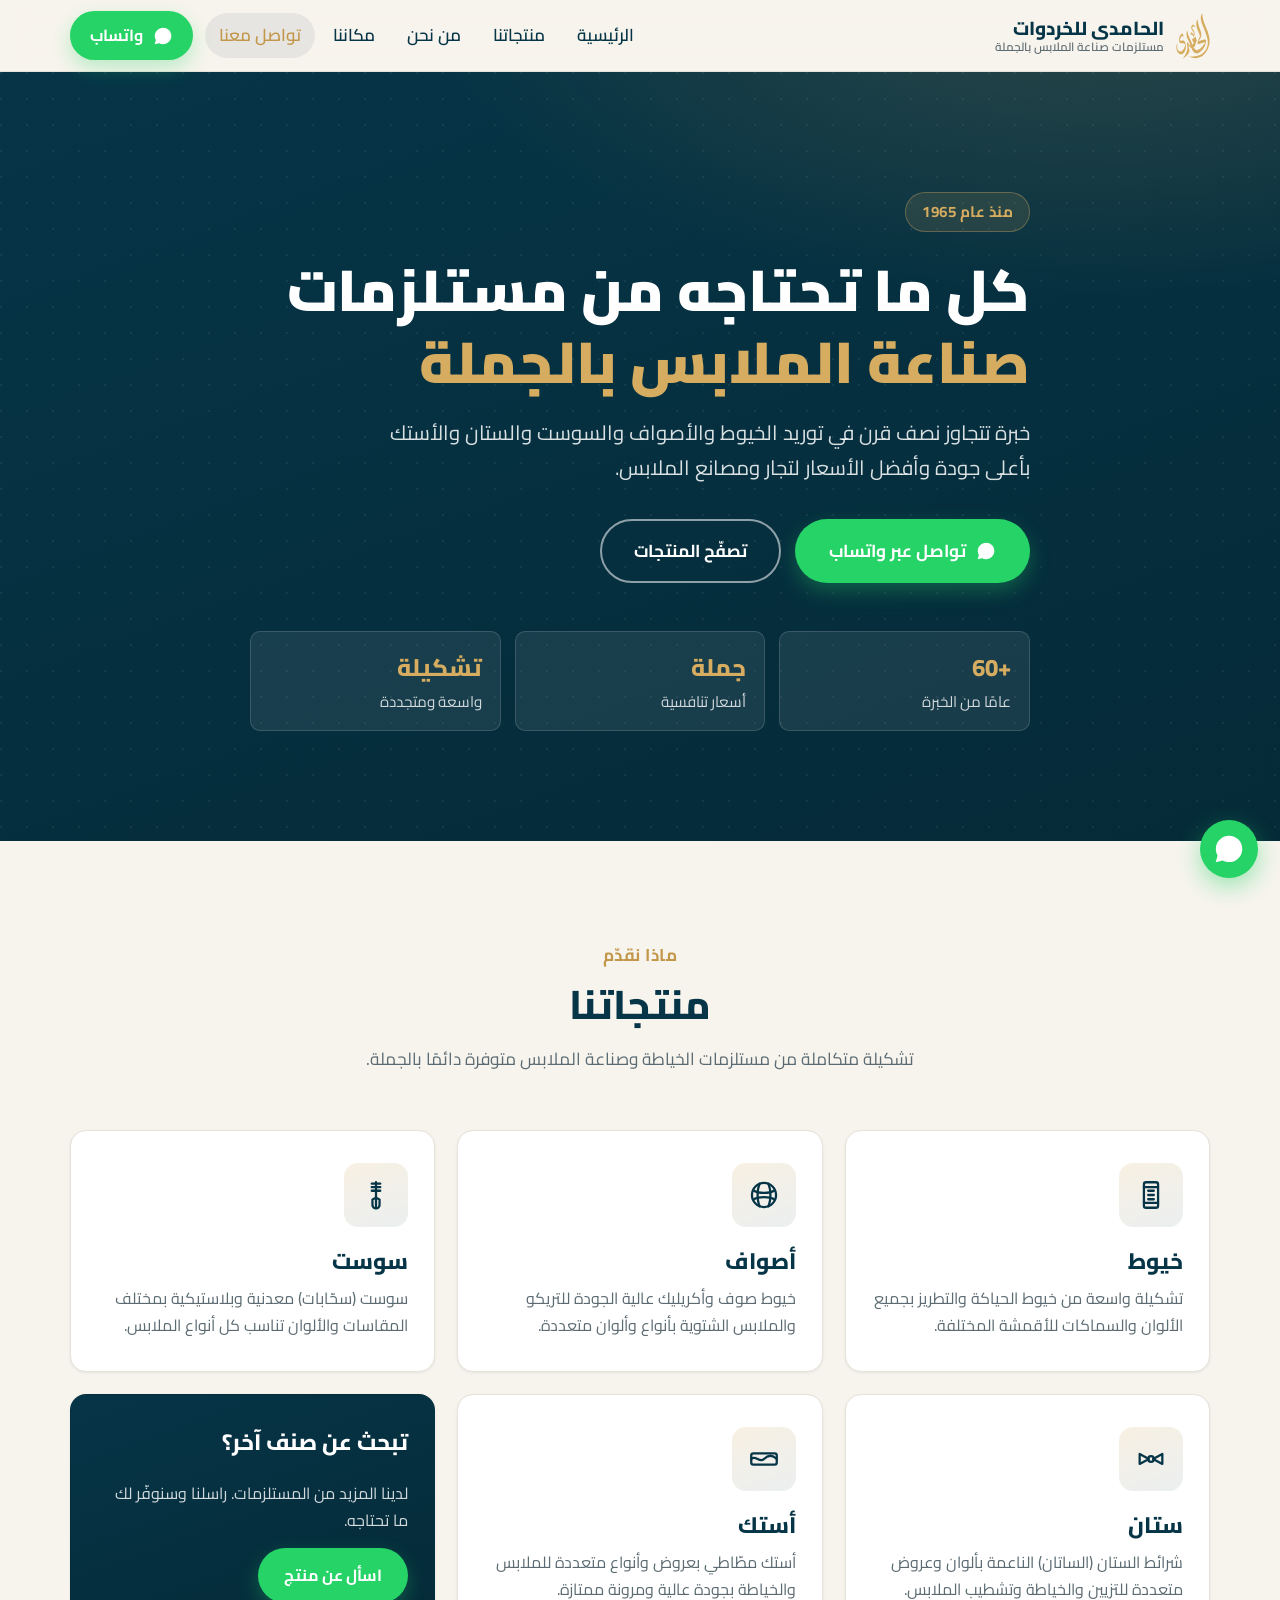
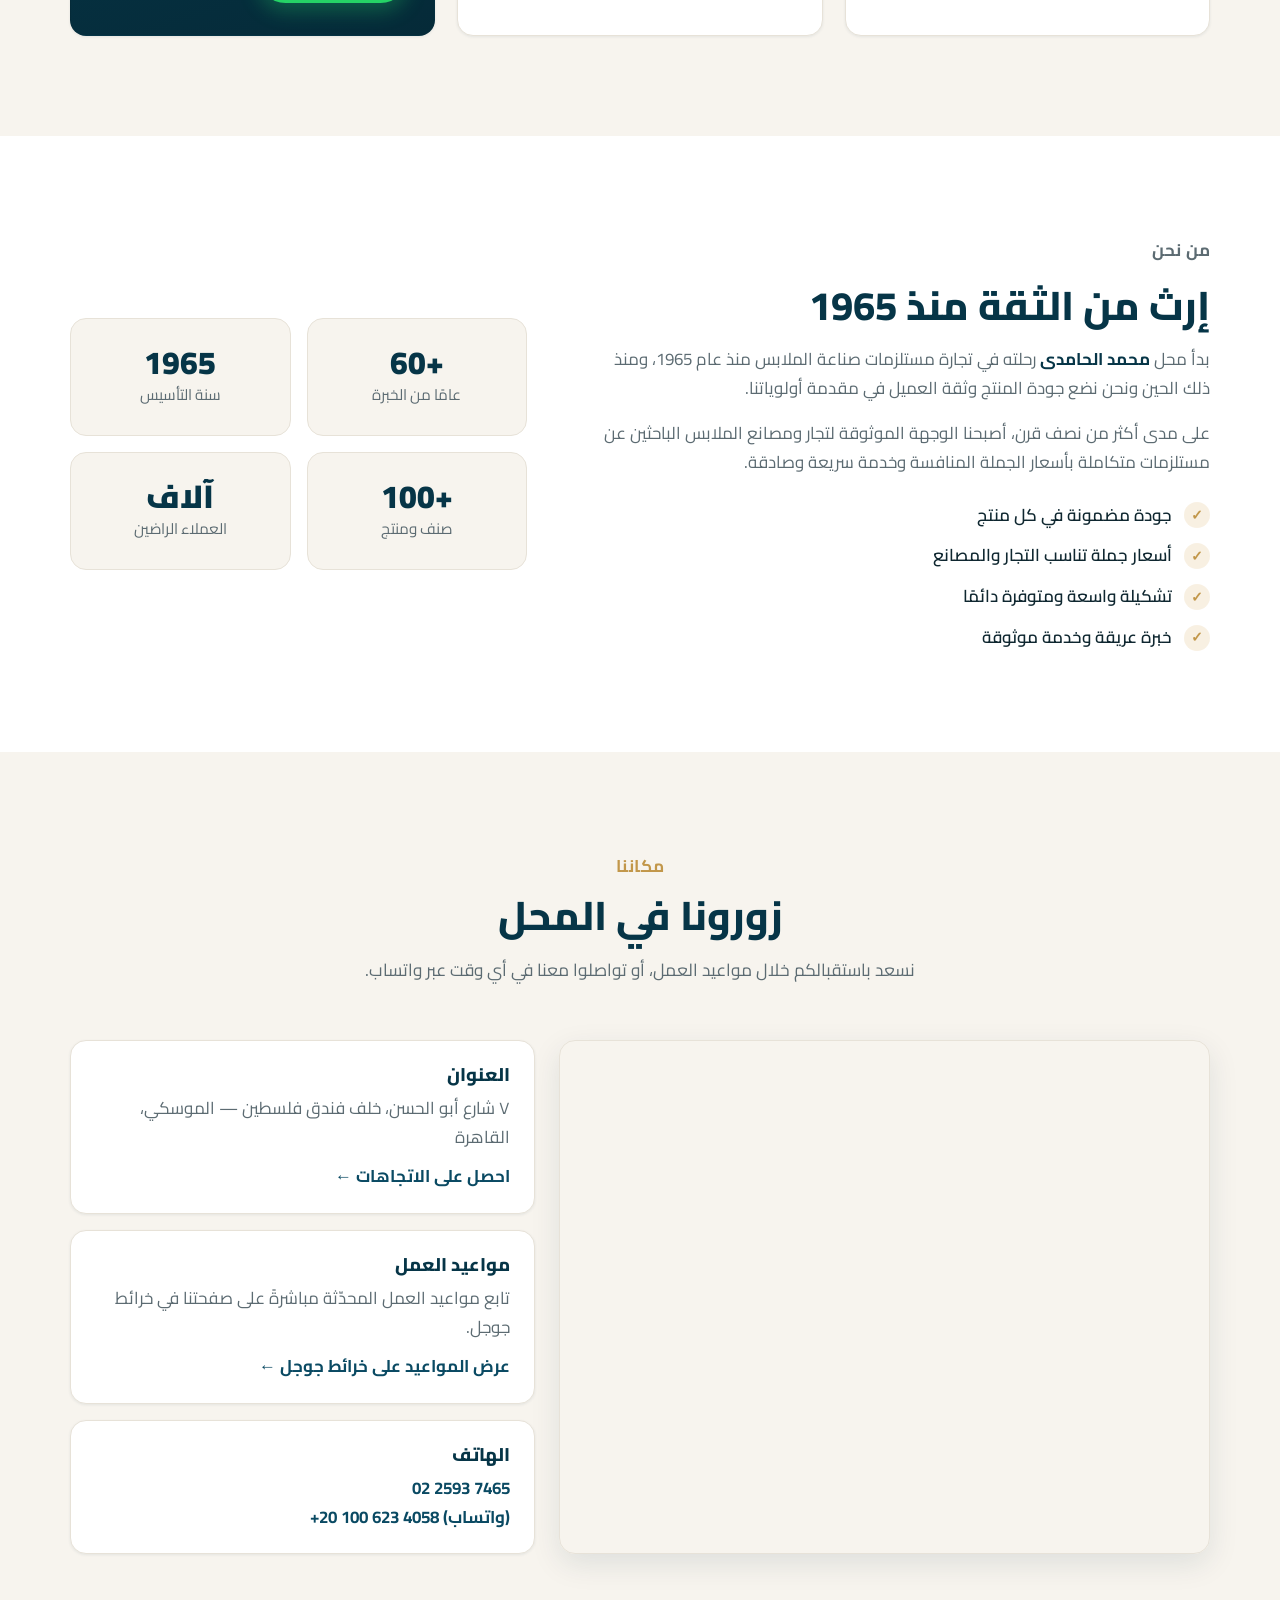
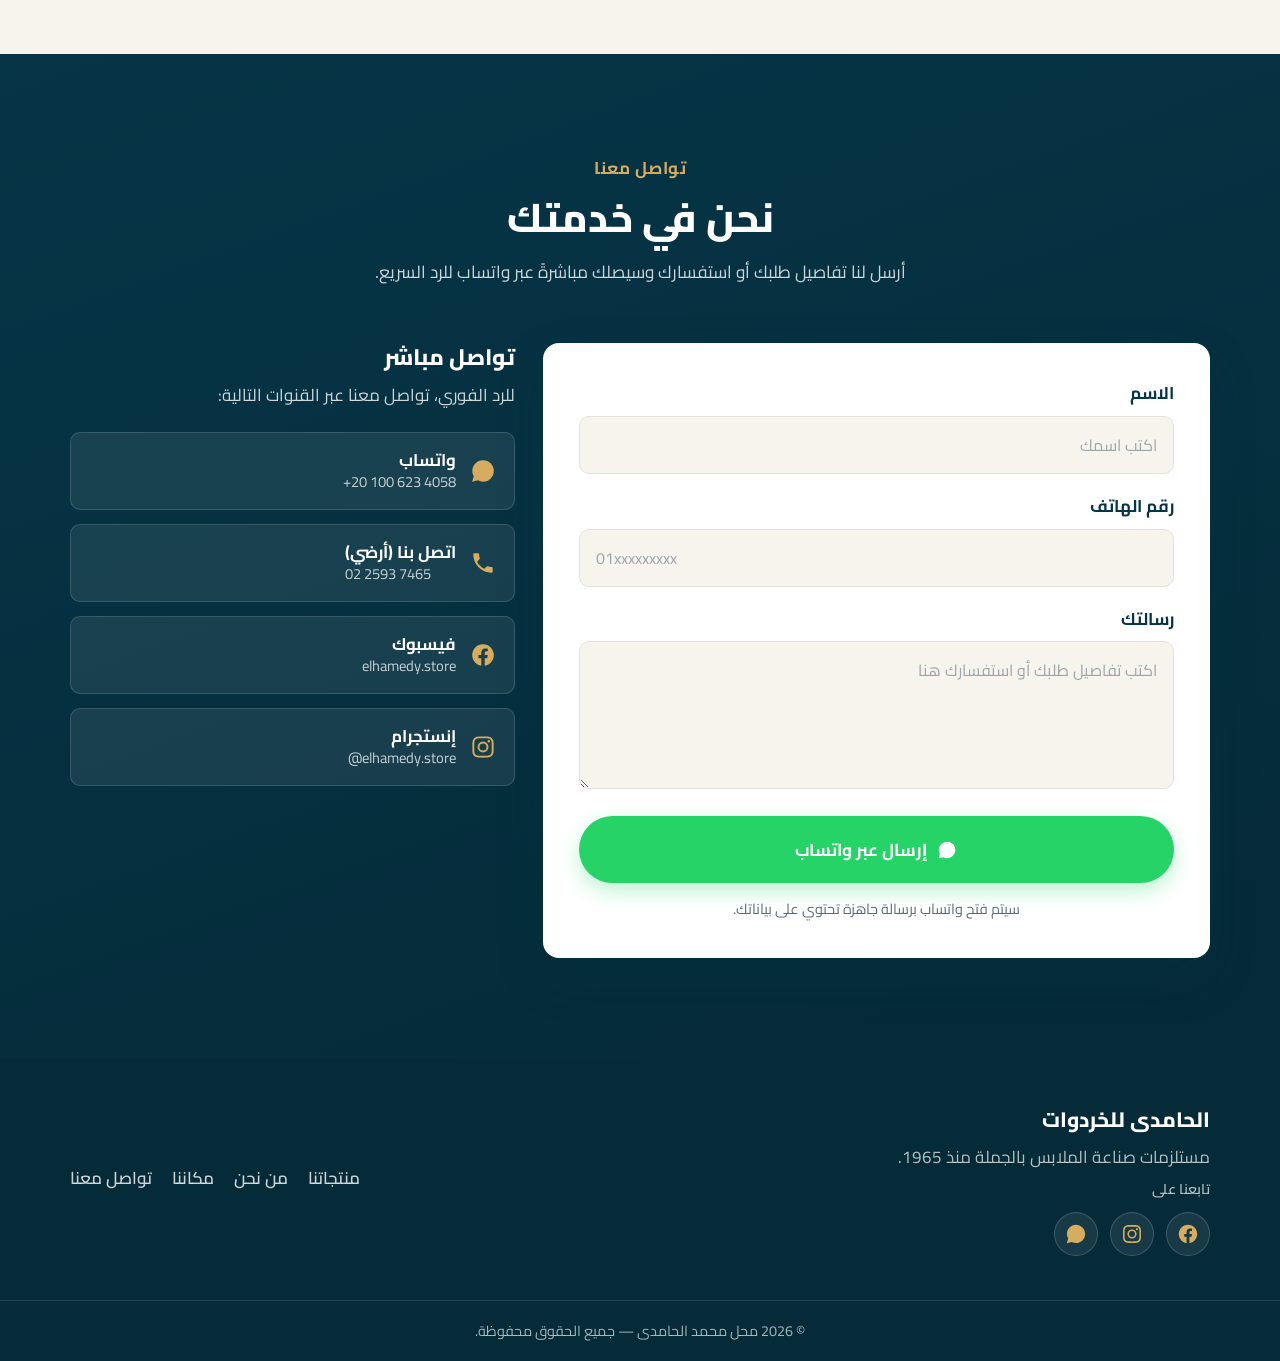
<file: index.html>
<!DOCTYPE html>
<html lang="ar" dir="rtl">

<head>
    <meta charset="UTF-8">
    <meta name="viewport" content="width=device-width, initial-scale=1.0">
    <meta name="robots" content="index, follow">
    <title>الحامدى للخردوات | مستلزمات صناعة الملابس بالجملة منذ 1965</title>
    <meta name="description"
        content="محل محمد الحامدى لتجارة مستلزمات صناعة الملابس بالجملة منذ عام 1965. خيوط، أصواف، سوست، ستان، وأستك بأفضل الأسعار وأعلى جودة. تواصل معنا عبر واتساب.">
    <meta name="keywords" content="مستلزمات الملابس, خيوط بالجملة, سوست, ستان, أصواف, أستك, الحامدى, خردوات, الموسكي">
    <link rel="canonical" href="https://elhamedy.com/">
    <meta name="theme-color" content="#063547">
    <meta name="author" content="محل محمد الحامدى">

    <!-- Open Graph / social sharing -->
    <meta property="og:type" content="website">
    <meta property="og:site_name" content="الحامدى للخردوات">
    <meta property="og:title" content="الحامدى للخردوات | مستلزمات صناعة الملابس بالجملة">
    <meta property="og:description" content="كل ما تحتاجه من مستلزمات صناعة الملابس بالجملة منذ 1965.">
    <meta property="og:url" content="https://elhamedy.com/">
    <meta property="og:locale" content="ar_EG">
    <meta property="og:image" content="https://elhamedy.com/assets/imgs/og-image.jpg">
    <meta property="og:image:width" content="1200">
    <meta property="og:image:height" content="630">
    <meta property="og:image:alt" content="محمد الحامدى لتجارة الخردوات — منذ 1965">

    <!-- Twitter card -->
    <meta name="twitter:card" content="summary_large_image">
    <meta name="twitter:title" content="الحامدى للخردوات | مستلزمات صناعة الملابس بالجملة">
    <meta name="twitter:description" content="كل ما تحتاجه من مستلزمات صناعة الملابس بالجملة منذ 1965.">
    <meta name="twitter:image" content="https://elhamedy.com/assets/imgs/og-image.jpg">

    <link rel="icon" type="image/svg+xml" href="assets/imgs/favicon.svg" />
    <link rel="shortcut icon" type="image/png" href="assets/imgs/favicon.png" />
    <link rel="apple-touch-icon" sizes="180x180" href="assets/imgs/apple-touch-icon.png" />
    <link rel="manifest" href="site.webmanifest" />

    <!-- Local search geo hints -->
    <meta name="geo.region" content="EG-C">
    <meta name="geo.placename" content="الموسكي، القاهرة">
    <meta name="geo.position" content="30.0490997;31.2544054">
    <meta name="ICBM" content="30.0490997, 31.2544054">

    <link rel="preconnect" href="https://fonts.googleapis.com">
    <link rel="preconnect" href="https://fonts.gstatic.com" crossorigin>
    <link
        href="https://fonts.googleapis.com/css2?family=Cairo:wght@400;600;700;800;900&display=swap"
        rel="stylesheet">

    <link rel="stylesheet" href="./css/style.css?v=3">

    <!-- Structured data: local business (helps Google show address, phone & map) -->
    <script type="application/ld+json">
    {
        "@context": "https://schema.org",
        "@type": "Store",
        "name": "محل محمد الحامدى للخردوات",
        "description": "مستلزمات صناعة الملابس بالجملة منذ 1965: خيوط، أصواف، سوست، ستان، وأستك.",
        "image": "https://elhamedy.com/assets/imgs/og-image.jpg",
        "logo": "https://elhamedy.com/assets/imgs/favicon.png",
        "url": "https://elhamedy.com/",
        "telephone": "+20225937465",
        "contactPoint": [{
            "@type": "ContactPoint",
            "contactType": "customer service",
            "telephone": "+20225937465"
        }, {
            "@type": "ContactPoint",
            "contactType": "sales",
            "telephone": "+201006234058",
            "url": "https://wa.me/201006234058"
        }],
        "hasMap": "https://www.google.com/maps?cid=2018058393775879536",
        "foundingDate": "1965",
        "currenciesAccepted": "EGP",
        "address": {
            "@type": "PostalAddress",
            "streetAddress": "٧ شارع أبو الحسن، خلف فندق فلسطين",
            "addressLocality": "الموسكي، القاهرة",
            "addressCountry": "EG"
        },
        "geo": {
            "@type": "GeoCoordinates",
            "latitude": 30.0490997,
            "longitude": 31.2544054
        },
        "sameAs": [
            "https://www.facebook.com/elhamedy.store",
            "https://www.instagram.com/elhamedy.store"
        ],
        "areaServed": "EG"
    }
    </script>
</head>

<body>
    <a href="#main" class="skip-link">تخطّ إلى المحتوى الرئيسي</a>

    <!-- Reusable SVG icon sprite (defined once, referenced via <use>) -->
    <svg width="0" height="0" style="position:absolute" aria-hidden="true" focusable="false">
        <symbol id="ic-wa" viewBox="0 0 24 24">
            <path
                d="M12.04 2C6.58 2 2.13 6.45 2.13 11.91c0 1.75.46 3.45 1.32 4.95L2 22l5.25-1.38a9.9 9.9 0 0 0 4.79 1.22h.01c5.46 0 9.91-4.45 9.91-9.91 0-2.65-1.03-5.14-2.9-7.01A9.82 9.82 0 0 0 12.04 2Zm4.52 11.97c-.25-.12-1.47-.72-1.69-.81-.23-.08-.39-.12-.56.13-.16.25-.64.81-.79.97-.14.17-.29.19-.54.06-.25-.12-1.05-.39-1.99-1.23-.74-.66-1.23-1.47-1.38-1.72-.14-.25-.01-.38.11-.51.11-.11.25-.29.37-.43.13-.14.17-.25.25-.41.08-.17.04-.31-.02-.43-.06-.12-.56-1.34-.76-1.84-.2-.48-.41-.42-.56-.43h-.48c-.17 0-.43.06-.66.31-.22.25-.86.85-.86 2.07 0 1.22.89 2.4 1.01 2.56.12.17 1.75 2.67 4.23 3.74.59.26 1.05.41 1.41.52.59.19 1.13.16 1.56.1.48-.07 1.47-.6 1.68-1.18.21-.58.21-1.07.14-1.18-.06-.1-.22-.16-.47-.28Z" />
        </symbol>
        <symbol id="ic-phone" viewBox="0 0 24 24">
            <path
                d="M6.6 10.8c1.4 2.8 3.8 5.1 6.6 6.6l2.2-2.2c.3-.3.7-.4 1-.2 1.1.4 2.3.6 3.5.6.6 0 1 .4 1 1V20c0 .6-.4 1-1 1C10.6 21 3 13.4 3 4c0-.6.4-1 1-1h3.4c.6 0 1 .4 1 1 0 1.2.2 2.4.6 3.5.1.4 0 .8-.3 1.1l-2.1 2.2Z" />
        </symbol>
        <symbol id="ic-fb" viewBox="0 0 24 24">
            <path
                d="M22 12.06C22 6.5 17.52 2 12 2S2 6.5 2 12.06c0 5.02 3.66 9.18 8.44 9.94v-7.03H7.9v-2.91h2.54V9.85c0-2.52 1.49-3.91 3.78-3.91 1.09 0 2.24.2 2.24.2v2.47h-1.26c-1.24 0-1.63.78-1.63 1.57v1.88h2.78l-.45 2.91h-2.33V22c4.78-.76 8.44-4.92 8.44-9.94Z" />
        </symbol>
        <symbol id="ic-ig" viewBox="0 0 24 24">
            <path
                d="M12 2.2c2.67 0 2.99.01 4.04.06 1.05.05 1.76.21 2.39.46.65.25 1.2.59 1.74 1.13.54.54.88 1.09 1.13 1.74.24.63.41 1.34.46 2.39.05 1.05.06 1.37.06 4.04s-.01 2.99-.06 4.04c-.05 1.05-.22 1.76-.46 2.39a4.8 4.8 0 0 1-1.13 1.74 4.8 4.8 0 0 1-1.74 1.13c-.63.24-1.34.41-2.39.46-1.05.05-1.37.06-4.04.06s-2.99-.01-4.04-.06c-1.05-.05-1.76-.22-2.39-.46a4.8 4.8 0 0 1-1.74-1.13 4.8 4.8 0 0 1-1.13-1.74c-.24-.63-.41-1.34-.46-2.39C2.21 15 2.2 14.68 2.2 12s.01-2.99.06-4.04c.05-1.05.22-1.76.46-2.39.25-.65.59-1.2 1.13-1.74a4.8 4.8 0 0 1 1.74-1.13c.63-.25 1.34-.41 2.39-.46C9.01 2.21 9.33 2.2 12 2.2Zm0 1.76c-2.62 0-2.93.01-3.96.06-.96.04-1.48.2-1.83.34-.46.18-.79.39-1.13.74-.35.34-.56.67-.74 1.13-.14.35-.3.87-.34 1.83-.05 1.03-.06 1.34-.06 3.96s.01 2.93.06 3.96c.04.96.2 1.48.34 1.83.18.46.39.79.74 1.13.34.35.67.56 1.13.74.35.14.87.3 1.83.34 1.03.05 1.34.06 3.96.06s2.93-.01 3.96-.06c.96-.04 1.48-.2 1.83-.34.46-.18.79-.39 1.13-.74.35-.34.56-.67.74-1.13.14-.35.3-.87.34-1.83.05-1.03.06-1.34.06-3.96s-.01-2.93-.06-3.96c-.04-.96-.2-1.48-.34-1.83a3.04 3.04 0 0 0-.74-1.13 3.04 3.04 0 0 0-1.13-.74c-.35-.14-.87-.3-1.83-.34-1.03-.05-1.34-.06-3.96-.06Zm0 3.01a5.03 5.03 0 1 1 0 10.06 5.03 5.03 0 0 1 0-10.06Zm0 1.76a3.27 3.27 0 1 0 0 6.54 3.27 3.27 0 0 0 0-6.54Zm5.23-3.13a1.18 1.18 0 1 1 0 2.35 1.18 1.18 0 0 1 0-2.35Z" />
        </symbol>
    </svg>

    <!-- ===================== Header ===================== -->
    <header class="site-header" id="top">
        <div class="container header-inner">
            <a href="#top" class="brand" aria-label="الحامدى للخردوات">
                <svg class="brand-mark" viewBox="0 0 699 934.7" aria-hidden="true" focusable="false">
                    <path
                        d="M246.9,891c82.3,1.7,167.8,1.9,242.7-32.2c95.6-43.6,162.2-144.4,165-249.4c1.7-63.9-18.3-126.3-40-186.5 c-20-55.8-41.7-111-63.9-166.1c-16.8-41.7-34-83.9-39.8-128.5c-5.8-44.6,1.2-92.8,28.8-128.3c-0.6,103.8,41.7,202.4,81.4,298.4 c39.6,96,77.9,197.1,68.8,300.6c-4.5,50.1-20.1,98.8-42.2,144c-36.7,75-95.9,143.8-175.6,168.8C398.8,934.7,318.9,917.7,246.9,891" />
                    <path
                        d="M220.4,388.6c2.1-10.1,5.3-20.7,13-27.6c7.1,47.6,20.9,94.3,40.8,138.2c17.9,39.5,48.5,99.5,61.8,140.8 c-1.5,9.3-38.6,20.5-39.8,14.3c-8.1-42.5-43.6-94.7-61.3-134.2C216.6,479.2,211.4,432.6,220.4,388.6" />
                    <path
                        d="M334.9,307.2c4.9,13.5,14.7,24.5,22.9,36.3c15,21.5,25,47,25.5,73.2c0.6,26.2-8.9,53.1-27.8,71.1 c-2.5-14-7.6-27.5-15.1-39.6c-3.2-5.2-9.3-10.8-14.6-7.8c-9.2,5.3-21.5-2.4-24.5-12.5c-3-10.2,0.7-21,5.5-30.5 c1.2-2.4,2.8-5,5.5-5.4c1.7-0.2,3.3,0.6,4.9,1.4c20,10.7,36.4,27.9,46.3,48.3c9.3-20.8,0.8-45.3-11.3-64.6 c-12.1-19.4-27.9-36.8-35.3-58.3c-4.7-13.7-5.6-28.6-2.8-42.8c2.5-12.2,8.1-24.2,17.8-32.1c9.7-7.9,23.9-10.8,35.1-5.1 c9,4.6,14.9,14.2,16.8,24.2c1.9,10,0.3,20.4-2.6,30.1c-3.3-8-8.7-15.4-16.4-19.3c-7.7-4-17.7-4-24.5,1.4 C331.3,282.5,331,296.4,334.9,307.2" />
                    <path
                        d="M240.5,594.2c9.6,10.4,14.6,24.2,21.5,36.7c6.8,12.6,16.9,24.8,30.8,27.5c6.8,1.4,13.7,0.3,20.3-1.6 c29.9-8.6,53.2-36.4,56.6-67.4c-3.4,5.3-11.8,5-16.7,1c-4.8-4-7-10.3-9-16.3c-4.9-14.5-9.7-29.1-14.5-43.7 c24.3-2.5,46.8-18.6,57.1-40.8c1.4-3,2.6-6.2,5.1-8.4c2.5-2.2,6.6-3,9-0.7c1.2,1,1.7,2.6,2.2,4c7.8,22.4,15.5,44.8,23.3,67.2 c0.7,2,1.4,4,1.2,6.2c-0.2,2.2-1.4,4.3-2.5,6.2c-10.8,19.3-15.5,41.3-20.8,62.7c-5.3,21.4-11.5,43.2-24.7,60.9 c-13.2,17.7-35,30.6-56.8,27.4c-26.4-3.8-44.2-28.3-57.9-51.2c-1.7-2.8-6.4-1.7-8,1.2c-1.6,2.8-1,6.4-0.2,9.6 c8.6,38.1,24.8,76.7,16.4,114.9c-4.1,18.4-13.7,35.1-24.7,50.3c-26.9,37.5-63.2,68.1-104.7,88.5c1.7-7.1,6.3-13,10.6-18.8 c22.6-29.9,41.7-62.4,56.8-96.6c16.3-37,28.2-77.2,24.2-117.5c-3.2-33.7-17.1-69.5-2.2-99.9c0.9-1.7,2.1-3.5,4-3.6 C238.3,592,239.5,593.1,240.5,594.2" />
                    <path
                        d="M29.9,605.1c-1.4,16.3-2.8,32.6-4.2,48.9c-1.8,20.6-3.6,41.5-0.6,62c2.9,20.6,11,41,26.2,55.1 c15.2,14.1,38.4,20.6,57.6,12.8c8.6-3.6,15.9-9.6,22.6-16.1c27.7-26.9,46.8-62.6,53.7-100.7c2.1-11.8,2.9-24.9-3.6-35 c-9.1-14.4-28.8-17.2-45.8-16.7s-35.3,2.6-49.8-6.3c-15.8-9.7-21.9-29.7-23.7-48.1c-4.7-48.1,12.5-97.9,45.8-132.9 c5.5-5.8,12.4-11.5,20.3-10.8c8.8,0.7,14.9,9.1,18.2,17.2c6.9,16.3,7.7,34.5,7.5,52.2c0,1.6-0.1,3.3-1.2,4.4c-1,1.1-3.4,1-3.7-0.6 c-1.5-7.8-4.5-15.3-8.8-22c-1.1-1.7-2.4-3.4-4.3-4.2c-3.7-1.6-7.7,1.1-10.7,3.8c-21.1,18.7-37.2,43-46.2,69.7 c-1.7,4.9-3.1,10.4-1.1,15.3c2.7,6.4,10.4,9.1,17.4,9.7c22.8,2.1,47.6-9.2,67.6,2c12.1,6.8,18.7,20.2,23.7,33.2 c23.6,62.1,23.4,134.9-9.7,192.5c-8.7,15.3-19.8,29.5-34.1,39.7s-32.2,16.1-49.6,14c-30.2-3.7-52.9-29.8-66.1-57.1 C0,730.5,1.6,661.2,29.9,605.1" />
                    <path
                        d="M469.3,576c34.8-14.6,70.9-26.1,107.7-34.4c11.4-2.5,24.9-4.2,33.2,3.9c6.7,6.6,7.2,17.1,6.9,26.5 c-3.2,85.7-46.3,169-114.2,221.3c-27.9,21.4-62.9,38.3-97.4,31c-41.8-8.8-76.3-67.7-88.5-108.7c14.5,5.8,37.1,0.6,44.4-9.6 c14.6,21.2,46.9,59,72.2,54.4c25.3-4.6,47.6-19.3,67.4-35.8c36.8-30.5,68-67.8,91.5-109.5c1.5-2.8,3.1-5.8,2.7-9 c-1-8.4-12.8-9.1-21.1-7.3c-40,8.6-79.2,21.2-116.8,37.5c-4.2,1.8-9.2-1-11.3-4.9c-2.2-4-2.3-8.8-2.1-13.3 c1.2-37,11.9-73.8,30.8-105.7c5.4-9,11.5-18,14.1-28.2c3.3-13.7-0.1-28.1-4.3-41.7c-16.4-53.4-43.8-103-58.7-156.8 c-14.9-53.9-15.4-116.1,18.2-160.8c3.1,56.8,14.9,113,34.9,166.2c14.7,39,33.9,77,39.6,118.3c7.1,52-8.9,106.8-43,146.7 C470.6,561.8,465.1,569.8,469.3,576" />
                </svg>
                <span class="brand-text">
                    <span class="brand-name">الحامدى للخردوات</span>
                    <span class="brand-tag">مستلزمات صناعة الملابس بالجملة</span>
                </span>
            </a>

            <nav class="nav" id="nav" aria-label="القائمة الرئيسية">
                <a href="#top" class="nav-link">الرئيسية</a>
                <a href="#products" class="nav-link">منتجاتنا</a>
                <a href="#about" class="nav-link">من نحن</a>
                <a href="#location" class="nav-link">مكاننا</a>
                <a href="#contact" class="nav-link">تواصل معنا</a>
                <a href="https://wa.me/201006234058" class="btn btn-whatsapp nav-cta" target="_blank" rel="noopener">
                    <svg class="icon" aria-hidden="true"><use href="#ic-wa" /></svg>
                    واتساب
                </a>
            </nav>

            <button class="menu-toggle" id="menu-toggle" aria-label="فتح القائمة" aria-expanded="false"
                aria-controls="nav">
                <span></span><span></span><span></span>
            </button>
        </div>
    </header>

    <main id="main">
        <!-- ===================== Hero ===================== -->
        <section class="hero" aria-labelledby="hero-title">
            <div class="container hero-inner">
                <p class="hero-eyebrow">منذ عام 1965</p>
                <h1 id="hero-title" class="hero-title">
                    كل ما تحتاجه من مستلزمات<br>
                    <span class="accent">صناعة الملابس بالجملة</span>
                </h1>
                <p class="hero-sub">
                    خبرة تتجاوز نصف قرن في توريد الخيوط والأصواف والسوست والستان والأستك
                    بأعلى جودة وأفضل الأسعار لتجار ومصانع الملابس.
                </p>
                <div class="hero-actions">
                    <a href="https://wa.me/201006234058?text=%D9%85%D8%B1%D8%AD%D8%A8%D8%A7%D8%8C%20%D8%A3%D8%B1%D8%BA%D8%A8%20%D8%A8%D8%A7%D9%84%D8%A7%D8%B3%D8%AA%D9%81%D8%B3%D8%A7%D8%B1%20%D8%B9%D9%86%20%D8%A7%D9%84%D9%85%D9%86%D8%AA%D8%AC%D8%A7%D8%AA"
                        class="btn btn-whatsapp btn-lg" target="_blank" rel="noopener">
                        <svg class="icon" aria-hidden="true"><use href="#ic-wa" /></svg>
                        تواصل عبر واتساب
                    </a>
                    <a href="#products" class="btn btn-outline btn-lg">تصفّح المنتجات</a>
                </div>

                <ul class="hero-badges" aria-label="مميزاتنا">
                    <li><strong>+60</strong><span>عامًا من الخبرة</span></li>
                    <li><strong>جملة</strong><span>أسعار تنافسية</span></li>
                    <li><strong>تشكيلة</strong><span>واسعة ومتجددة</span></li>
                </ul>
            </div>
        </section>

        <!-- ===================== Products ===================== -->
        <section class="section" id="products" aria-labelledby="products-title">
            <div class="container">
                <div class="section-head">
                    <p class="eyebrow">ماذا نقدّم</p>
                    <h2 id="products-title" class="section-title">منتجاتنا</h2>
                    <p class="section-desc">
                        تشكيلة متكاملة من مستلزمات الخياطة وصناعة الملابس متوفرة دائمًا بالجملة.
                    </p>
                </div>

                <div class="cards">
                    <article class="card reveal">
                        <div class="card-icon" aria-hidden="true">
                            <svg viewBox="0 0 24 24">
                                <rect x="7" y="3" width="10" height="18" rx="1.5" />
                                <line x1="7" y1="6.5" x2="17" y2="6.5" />
                                <line x1="7" y1="17.5" x2="17" y2="17.5" />
                                <line x1="10" y1="9" x2="14" y2="9" />
                                <line x1="10" y1="12" x2="14" y2="12" />
                                <line x1="10" y1="15" x2="14" y2="15" />
                            </svg>
                        </div>
                        <h3>خيوط</h3>
                        <p>تشكيلة واسعة من خيوط الحياكة والتطريز بجميع الألوان والسماكات للأقمشة المختلفة.</p>
                    </article>

                    <article class="card reveal">
                        <div class="card-icon" aria-hidden="true">
                            <svg viewBox="0 0 24 24">
                                <circle cx="12" cy="12" r="8.5" />
                                <path d="M5 9c3 2 11 2 14 0" />
                                <path d="M5 15c3-2 11-2 14 0" />
                                <path d="M9 4c-2 4-2 12 0 16" />
                                <path d="M15 4c2 4 2 12 0 16" />
                            </svg>
                        </div>
                        <h3>أصواف</h3>
                        <p>خيوط صوف وأكريليك عالية الجودة للتريكو والملابس الشتوية بأنواع وألوان متعددة.</p>
                    </article>

                    <article class="card reveal">
                        <div class="card-icon" aria-hidden="true">
                            <svg viewBox="0 0 24 24">
                                <line x1="12" y1="3" x2="12" y2="21" />
                                <path d="M12 14l-2.5 1.2V19a2 2 0 0 0 5 0v-3.8L12 14z" />
                                <line x1="9" y1="4" x2="11" y2="4" />
                                <line x1="9" y1="6.5" x2="11" y2="6.5" />
                                <line x1="9" y1="9" x2="11" y2="9" />
                                <line x1="13" y1="4" x2="15" y2="4" />
                                <line x1="13" y1="6.5" x2="15" y2="6.5" />
                                <line x1="13" y1="9" x2="15" y2="9" />
                            </svg>
                        </div>
                        <h3>سوست</h3>
                        <p>سوست (سحّابات) معدنية وبلاستيكية بمختلف المقاسات والألوان تناسب كل أنواع الملابس.</p>
                    </article>

                    <article class="card reveal">
                        <div class="card-icon" aria-hidden="true">
                            <svg viewBox="0 0 24 24">
                                <circle cx="12" cy="12" r="2" />
                                <path d="M10.5 12 4 8.5v7L10.5 12z" />
                                <path d="M13.5 12 20 8.5v7L13.5 12z" />
                            </svg>
                        </div>
                        <h3>ستان</h3>
                        <p>شرائط الستان (الساتان) الناعمة بألوان وعروض متعددة للتزيين والخياطة وتشطيب الملابس.</p>
                    </article>

                    <article class="card reveal">
                        <div class="card-icon" aria-hidden="true">
                            <svg viewBox="0 0 24 24">
                                <rect x="3" y="8" width="18" height="8" rx="1.5" />
                                <path d="M3 12c3-3 6 3 9 0s6-3 9 0" />
                            </svg>
                        </div>
                        <h3>أستك</h3>
                        <p>أستك مطّاطي بعروض وأنواع متعددة للملابس والخياطة بجودة عالية ومرونة ممتازة.</p>
                    </article>

                    <article class="card card-cta reveal">
                        <h3>تبحث عن صنف آخر؟</h3>
                        <p>لدينا المزيد من المستلزمات. راسلنا وسنوفّر لك ما تحتاجه.</p>
                        <a href="https://wa.me/201006234058" class="btn btn-whatsapp" target="_blank" rel="noopener">
                            اسأل عن منتج
                        </a>
                    </article>
                </div>
            </div>
        </section>

        <!-- ===================== About ===================== -->
        <section class="section section-alt" id="about" aria-labelledby="about-title">
            <div class="container about-grid">
                <div class="about-content">
                    <p class="eyebrow">من نحن</p>
                    <h2 id="about-title" class="section-title">إرث من الثقة منذ 1965</h2>
                    <p>
                        بدأ محل <strong>محمد الحامدى</strong> رحلته في تجارة مستلزمات صناعة الملابس منذ عام 1965،
                        ومنذ ذلك الحين ونحن نضع جودة المنتج وثقة العميل في مقدمة أولوياتنا.
                    </p>
                    <p>
                        على مدى أكثر من نصف قرن، أصبحنا الوجهة الموثوقة لتجار ومصانع الملابس الباحثين عن
                        مستلزمات متكاملة بأسعار الجملة المنافسة وخدمة سريعة وصادقة.
                    </p>
                    <ul class="feature-list">
                        <li>
                            <span class="check" aria-hidden="true">✓</span>
                            جودة مضمونة في كل منتج
                        </li>
                        <li>
                            <span class="check" aria-hidden="true">✓</span>
                            أسعار جملة تناسب التجار والمصانع
                        </li>
                        <li>
                            <span class="check" aria-hidden="true">✓</span>
                            تشكيلة واسعة ومتوفرة دائمًا
                        </li>
                        <li>
                            <span class="check" aria-hidden="true">✓</span>
                            خبرة عريقة وخدمة موثوقة
                        </li>
                    </ul>
                </div>
                <div class="stats">
                    <div class="stat">
                        <strong>+60</strong>
                        <span>عامًا من الخبرة</span>
                    </div>
                    <div class="stat">
                        <strong>1965</strong>
                        <span>سنة التأسيس</span>
                    </div>
                    <div class="stat">
                        <strong>+100</strong>
                        <span>صنف ومنتج</span>
                    </div>
                    <div class="stat">
                        <strong>آلاف</strong>
                        <span>العملاء الراضين</span>
                    </div>
                </div>
            </div>
        </section>

        <!-- ===================== Location ===================== -->
        <section class="section" id="location" aria-labelledby="location-title">
            <div class="container">
                <div class="section-head">
                    <p class="eyebrow">مكاننا</p>
                    <h2 id="location-title" class="section-title">زورونا في المحل</h2>
                    <p class="section-desc">نسعد باستقبالكم خلال مواعيد العمل، أو تواصلوا معنا في أي وقت عبر واتساب.</p>
                </div>

                <div class="location-grid">
                    <div class="map-wrap reveal">
                        <iframe
                            title="موقع محل محمد الحامدى على الخريطة"
                            src="https://www.google.com/maps/embed?pb=!1m18!1m12!1m3!1d3453.573213138896!2d31.2544054!3d30.0490997!2m3!1f0!2f0!3f0!3m2!1i1024!2i768!4f13.1!3m3!1m2!1s0x1458409887595345%3A0x1c01956ac101b570!2z2YXYrdmF2K8g2K3Ys9mGINin2YTYrdin2YXYr9mJ!5e0!3m2!1sen!2seg!4v1782211675042!5m2!1sen!2seg"
                            allowfullscreen loading="lazy"
                            referrerpolicy="no-referrer-when-downgrade"></iframe>
                    </div>

                    <div class="info-cards">
                        <div class="info-card reveal">
                            <h3>العنوان</h3>
                            <p>٧ شارع أبو الحسن، خلف فندق فلسطين — الموسكي، القاهرة</p>
                            <p style="margin-top:10px">
                                <a href="https://www.google.com/maps?cid=2018058393775879536"
                                    target="_blank" rel="noopener">احصل على الاتجاهات ←</a>
                            </p>
                        </div>
                        <div class="info-card reveal">
                            <h3>مواعيد العمل</h3>
                            <p>تابع مواعيد العمل المحدّثة مباشرةً على صفحتنا في خرائط جوجل.</p>
                            <p style="margin-top:10px">
                                <a href="https://www.google.com/maps?cid=2018058393775879536"
                                    target="_blank" rel="noopener">عرض المواعيد على خرائط جوجل ←</a>
                            </p>
                        </div>
                        <div class="info-card reveal">
                            <h3>الهاتف</h3>
                            <p><a href="tel:+20225937465" dir="ltr">02 2593 7465</a></p>
                            <p><a href="https://wa.me/201006234058" target="_blank" rel="noopener" dir="ltr">+20 100 623 4058 (واتساب)</a></p>
                        </div>
                    </div>
                </div>
            </div>
        </section>

        <!-- ===================== Contact ===================== -->
        <section class="section section-contact" id="contact" aria-labelledby="contact-title">
            <div class="container">
                <div class="section-head">
                    <p class="eyebrow eyebrow-light">تواصل معنا</p>
                    <h2 id="contact-title" class="section-title">نحن في خدمتك</h2>
                    <p class="section-desc">
                        أرسل لنا تفاصيل طلبك أو استفسارك وسيصلك مباشرةً عبر واتساب للرد السريع.
                    </p>
                </div>

                <div class="contact-grid">
                    <form class="contact-form" id="contact-form" novalidate>
                        <div class="field">
                            <label for="name">الاسم</label>
                            <input type="text" id="name" name="name" placeholder="اكتب اسمك" autocomplete="name"
                                required>
                        </div>
                        <div class="field">
                            <label for="phone">رقم الهاتف</label>
                            <input type="tel" id="phone" name="phone" placeholder="01xxxxxxxxx" autocomplete="tel"
                                inputmode="tel" required>
                        </div>
                        <div class="field">
                            <label for="message">رسالتك</label>
                            <textarea id="message" name="message" rows="4"
                                placeholder="اكتب تفاصيل طلبك أو استفسارك هنا"></textarea>
                        </div>
                        <button type="submit" class="btn btn-whatsapp btn-lg btn-block">
                            <svg class="icon" aria-hidden="true"><use href="#ic-wa" /></svg>
                            إرسال عبر واتساب
                        </button>
                        <p class="form-note">سيتم فتح واتساب برسالة جاهزة تحتوي على بياناتك.</p>
                    </form>

                    <div class="contact-aside">
                        <h3>تواصل مباشر</h3>
                        <p>للرد الفوري، تواصل معنا عبر القنوات التالية:</p>
                        <a class="contact-line" href="https://wa.me/201006234058" target="_blank" rel="noopener">
                            <svg class="icon" aria-hidden="true"><use href="#ic-wa" /></svg>
                            <span>
                                <strong>واتساب</strong>
                                <span dir="ltr">+20 100 623 4058</span>
                            </span>
                        </a>
                        <a class="contact-line" href="tel:+20225937465">
                            <svg class="icon" aria-hidden="true"><use href="#ic-phone" /></svg>
                            <span>
                                <strong>اتصل بنا (أرضي)</strong>
                                <span dir="ltr">02 2593 7465</span>
                            </span>
                        </a>
                        <a class="contact-line" href="https://www.facebook.com/elhamedy.store" target="_blank"
                            rel="noopener">
                            <svg class="icon" aria-hidden="true"><use href="#ic-fb" /></svg>
                            <span>
                                <strong>فيسبوك</strong>
                                <span dir="ltr">elhamedy.store</span>
                            </span>
                        </a>
                        <a class="contact-line" href="https://www.instagram.com/elhamedy.store" target="_blank"
                            rel="noopener">
                            <svg class="icon" aria-hidden="true"><use href="#ic-ig" /></svg>
                            <span>
                                <strong>إنستجرام</strong>
                                <span dir="ltr">@elhamedy.store</span>
                            </span>
                        </a>
                    </div>
                </div>
            </div>
        </section>
    </main>

    <!-- ===================== Footer ===================== -->
    <footer class="site-footer">
        <div class="container footer-inner">
            <div class="footer-brand">
                <span class="brand-name">الحامدى للخردوات</span>
                <p>مستلزمات صناعة الملابس بالجملة منذ 1965.</p>
                <p class="footer-follow">تابعنا على</p>
                <div class="footer-social" aria-label="تابعنا على السوشيال ميديا">
                    <a href="https://www.facebook.com/elhamedy.store" target="_blank" rel="noopener"
                        aria-label="صفحتنا على فيسبوك">
                        <svg width="22" height="22" aria-hidden="true"><use href="#ic-fb" /></svg>
                    </a>
                    <a href="https://www.instagram.com/elhamedy.store" target="_blank" rel="noopener"
                        aria-label="حسابنا على إنستجرام">
                        <svg width="22" height="22" aria-hidden="true"><use href="#ic-ig" /></svg>
                    </a>
                    <a href="https://wa.me/201006234058" target="_blank" rel="noopener" aria-label="واتساب">
                        <svg width="22" height="22" aria-hidden="true"><use href="#ic-wa" /></svg>
                    </a>
                </div>
            </div>
            <nav class="footer-nav" aria-label="روابط سريعة">
                <a href="#products">منتجاتنا</a>
                <a href="#about">من نحن</a>
                <a href="#location">مكاننا</a>
                <a href="#contact">تواصل معنا</a>
            </nav>
        </div>
        <div class="footer-bottom">
            <div class="container">
                <span>© <span id="year"></span> محل محمد الحامدى — جميع الحقوق محفوظة.</span>
            </div>
        </div>
    </footer>

    <!-- Floating WhatsApp button -->
    <a href="https://wa.me/201006234058" class="whatsapp-float" target="_blank" rel="noopener"
        aria-label="تواصل عبر واتساب">
        <svg aria-hidden="true"><use href="#ic-wa" /></svg>
    </a>

    <script src="./js/app.js"></script>
</body>

</html>
</file>
<file: css/style.css>
/* =========================================================
   الحامدى للخردوات — Landing page styles
   Self-contained, no build step. Brand: teal #063547 + gold #D6AD60
   ========================================================= */

:root {
    --teal: #063547;
    --teal-700: #0a4a63;
    --teal-800: #052a38;
    --gold: #d6ad60;
    --gold-dark: #c2974a;
    --ink: #0f2730;
    --muted: #5c6b72;
    --cream: #f7f4ee;
    --surface: #ffffff;
    --border: #e7e2d8;
    --whatsapp: #25d366;
    --whatsapp-dark: #1da851;

    --radius: 16px;
    --radius-sm: 10px;
    --shadow-sm: 0 1px 3px rgba(6, 53, 71, .08);
    --shadow: 0 10px 30px rgba(6, 53, 71, .10);
    --shadow-lg: 0 20px 50px rgba(6, 53, 71, .16);
    --container: 1180px;
    --header-h: 72px;

    --font: "Cairo", "Helvetica Neue", Arial, sans-serif;
}

*,
*::before,
*::after {
    box-sizing: border-box;
}

html {
    scroll-behavior: smooth;
    scroll-padding-top: var(--header-h);
    -webkit-text-size-adjust: 100%;
}

body {
    margin: 0;
    font-family: var(--font);
    color: var(--ink);
    background: var(--cream);
    line-height: 1.7;
    font-size: 17px;
    overflow-x: hidden;
}

h1,
h2,
h3 {
    line-height: 1.25;
    margin: 0;
    font-weight: 800;
    color: var(--teal);
}

p {
    margin: 0;
}

a {
    color: inherit;
    text-decoration: none;
}

ul {
    margin: 0;
    padding: 0;
    list-style: none;
}

img,
svg,
iframe {
    display: block;
    max-width: 100%;
}

.container {
    width: 100%;
    max-width: var(--container);
    margin-inline: auto;
    padding-inline: 20px;
}

/* ---------------- Buttons ---------------- */
.btn {
    display: inline-flex;
    align-items: center;
    justify-content: center;
    gap: 10px;
    padding: 12px 24px;
    border-radius: 999px;
    font-family: var(--font);
    font-weight: 700;
    font-size: 1rem;
    cursor: pointer;
    border: 2px solid transparent;
    transition: transform .18s ease, box-shadow .18s ease, background-color .18s ease, color .18s ease;
    white-space: nowrap;
}

.btn:active {
    transform: translateY(1px);
}

.btn .icon {
    width: 20px;
    height: 20px;
    fill: currentColor;
}

.btn-lg {
    padding: 15px 32px;
    font-size: 1.08rem;
}

.btn-block {
    width: 100%;
}

.btn-whatsapp {
    background: var(--whatsapp);
    color: #fff;
    box-shadow: 0 8px 20px rgba(37, 211, 102, .3);
}

.btn-whatsapp:hover {
    background: var(--whatsapp-dark);
    transform: translateY(-2px);
    box-shadow: 0 12px 26px rgba(37, 211, 102, .4);
}

.btn-outline {
    background: transparent;
    color: var(--teal);
    border-color: var(--teal);
}

.btn-outline:hover {
    background: var(--teal);
    color: #fff;
    transform: translateY(-2px);
}

/* ---------------- Header ---------------- */
.site-header {
    position: fixed;
    inset-inline: 0;
    top: 0;
    z-index: 100;
    height: var(--header-h);
    background: rgba(247, 244, 238, .85);
    backdrop-filter: saturate(180%) blur(12px);
    border-bottom: 1px solid var(--border);
    transition: box-shadow .25s ease;
}

.site-header.scrolled {
    box-shadow: var(--shadow-sm);
}

.header-inner {
    height: 100%;
    display: flex;
    align-items: center;
    justify-content: space-between;
    gap: 16px;
}

.brand {
    display: flex;
    align-items: center;
    gap: 12px;
}

.brand-mark {
    width: 34px;
    height: 46px;
    fill: var(--gold);
    flex-shrink: 0;
}

.brand-text {
    display: flex;
    flex-direction: column;
    line-height: 1.2;
}

.brand-name {
    font-weight: 800;
    font-size: 1.18rem;
    color: var(--teal);
}

.brand-tag {
    font-size: .74rem;
    color: var(--muted);
    font-weight: 600;
}

.nav {
    display: flex;
    align-items: center;
    gap: 4px;
}

.nav-link {
    padding: 8px 14px;
    border-radius: 999px;
    font-weight: 600;
    color: var(--teal);
    transition: background-color .18s ease, color .18s ease;
}

.nav-link:hover,
.nav-link.active {
    background: rgba(6, 53, 71, .07);
    color: var(--teal-700);
}

.nav-link.active {
    color: var(--gold-dark);
}

/* Accessibility: skip to main content */
.skip-link {
    position: fixed;
    inset-inline-start: 16px;
    top: -80px;
    z-index: 200;
    background: var(--teal);
    color: #fff;
    padding: 10px 18px;
    border-radius: 0 0 10px 10px;
    font-weight: 700;
    transition: top .2s ease;
}

.skip-link:focus {
    top: 0;
    outline: 2px solid var(--gold);
    outline-offset: 2px;
}

.nav-cta {
    margin-inline-start: 8px;
    padding: 9px 18px;
}

.menu-toggle {
    display: none;
    flex-direction: column;
    justify-content: center;
    gap: 5px;
    width: 44px;
    height: 44px;
    background: transparent;
    border: 0;
    cursor: pointer;
    padding: 0;
}

.menu-toggle span {
    display: block;
    width: 24px;
    height: 2.5px;
    margin-inline: auto;
    background: var(--teal);
    border-radius: 2px;
    transition: transform .25s ease, opacity .2s ease;
}

.menu-toggle[aria-expanded="true"] span:nth-child(1) {
    transform: translateY(7.5px) rotate(45deg);
}

.menu-toggle[aria-expanded="true"] span:nth-child(2) {
    opacity: 0;
}

.menu-toggle[aria-expanded="true"] span:nth-child(3) {
    transform: translateY(-7.5px) rotate(-45deg);
}

/* ---------------- Hero ---------------- */
.hero {
    position: relative;
    margin-top: var(--header-h);
    padding: clamp(60px, 10vw, 120px) 0 clamp(70px, 9vw, 110px);
    background:
        radial-gradient(1100px 500px at 85% -10%, rgba(214, 173, 96, .18), transparent 60%),
        linear-gradient(160deg, var(--teal) 0%, var(--teal-800) 100%);
    color: #fff;
    overflow: hidden;
}

.hero::after {
    content: "";
    position: absolute;
    inset: 0;
    background-image:
        radial-gradient(circle at 1px 1px, rgba(255, 255, 255, .06) 1px, transparent 0);
    background-size: 26px 26px;
    pointer-events: none;
}

.hero-inner {
    position: relative;
    z-index: 1;
    max-width: 820px;
}

.hero-eyebrow {
    display: inline-block;
    color: var(--gold);
    font-weight: 700;
    letter-spacing: .5px;
    background: rgba(214, 173, 96, .12);
    border: 1px solid rgba(214, 173, 96, .35);
    padding: 6px 16px;
    border-radius: 999px;
    margin-bottom: 22px;
    font-size: .95rem;
}

.hero-title {
    color: #fff;
    font-size: clamp(2.1rem, 5.5vw, 3.6rem);
    font-weight: 900;
    margin-bottom: 18px;
}

.hero-title .accent {
    color: var(--gold);
}

.hero-sub {
    font-size: clamp(1.02rem, 2.3vw, 1.28rem);
    color: rgba(255, 255, 255, .85);
    max-width: 640px;
    margin-bottom: 34px;
}

.hero-actions {
    display: flex;
    flex-wrap: wrap;
    gap: 14px;
    margin-bottom: 48px;
}

.hero-actions .btn-outline {
    color: #fff;
    border-color: rgba(255, 255, 255, .55);
}

.hero-actions .btn-outline:hover {
    background: #fff;
    color: var(--teal);
    border-color: #fff;
}

.hero-badges {
    display: flex;
    flex-wrap: wrap;
    gap: 14px;
}

.hero-badges li {
    flex: 1 1 150px;
    background: rgba(255, 255, 255, .08);
    border: 1px solid rgba(255, 255, 255, .14);
    border-radius: var(--radius-sm);
    padding: 16px 18px;
    display: flex;
    flex-direction: column;
}

.hero-badges strong {
    font-size: 1.5rem;
    color: var(--gold);
    font-weight: 800;
}

.hero-badges span {
    color: rgba(255, 255, 255, .8);
    font-size: .95rem;
}

/* ---------------- Sections ---------------- */
.section {
    padding: clamp(60px, 9vw, 100px) 0;
}

.section-alt {
    background: var(--surface);
}

.section-head {
    text-align: center;
    max-width: 640px;
    margin: 0 auto clamp(36px, 6vw, 56px);
}

.eyebrow {
    color: var(--gold-dark);
    font-weight: 700;
    letter-spacing: .5px;
    margin-bottom: 10px;
    text-transform: none;
}

.eyebrow-light {
    color: var(--gold);
}

.section-title {
    font-size: clamp(1.7rem, 4vw, 2.5rem);
    font-weight: 800;
    margin-bottom: 14px;
}

.section-desc {
    color: var(--muted);
    font-size: 1.08rem;
}

/* ---------------- Product cards ---------------- */
.cards {
    display: grid;
    grid-template-columns: repeat(3, 1fr);
    gap: 22px;
}

.card {
    background: var(--surface);
    border: 1px solid var(--border);
    border-radius: var(--radius);
    padding: 32px 26px;
    box-shadow: var(--shadow-sm);
    transition: transform .22s ease, box-shadow .22s ease, border-color .22s ease;
}

.card:hover {
    transform: translateY(-6px);
    box-shadow: var(--shadow);
    border-color: rgba(214, 173, 96, .6);
}

.card-icon {
    width: 64px;
    height: 64px;
    border-radius: 14px;
    display: flex;
    align-items: center;
    justify-content: center;
    background: linear-gradient(160deg, rgba(214, 173, 96, .18), rgba(6, 53, 71, .08));
    margin-bottom: 20px;
}

.card-icon svg {
    width: 34px;
    height: 34px;
    fill: none;
    stroke: var(--teal);
    stroke-width: 1.6;
    stroke-linecap: round;
    stroke-linejoin: round;
}

.card h3 {
    font-size: 1.4rem;
    margin-bottom: 10px;
}

.card p {
    color: var(--muted);
    font-size: 1rem;
}

.card-cta {
    background: linear-gradient(160deg, var(--teal) 0%, var(--teal-800) 100%);
    border-color: transparent;
    display: flex;
    flex-direction: column;
    align-items: flex-start;
    justify-content: center;
    gap: 14px;
}

.card-cta:hover {
    border-color: transparent;
}

.card-cta h3 {
    color: #fff;
}

.card-cta p {
    color: rgba(255, 255, 255, .82);
}

/* ---------------- About ---------------- */
.about-grid {
    display: grid;
    grid-template-columns: 1.15fr .85fr;
    gap: clamp(32px, 5vw, 64px);
    align-items: center;
}

.about-content p {
    color: var(--muted);
    margin-bottom: 16px;
    font-size: 1.06rem;
}

.about-content strong {
    color: var(--teal);
}

.feature-list {
    margin-top: 24px;
    display: grid;
    gap: 12px;
}

.feature-list li {
    display: flex;
    align-items: center;
    gap: 12px;
    font-weight: 600;
    color: var(--ink);
}

.check {
    flex-shrink: 0;
    width: 26px;
    height: 26px;
    border-radius: 50%;
    background: rgba(214, 173, 96, .18);
    color: var(--gold-dark);
    display: grid;
    place-items: center;
    font-weight: 800;
    font-size: .9rem;
}

.stats {
    display: grid;
    grid-template-columns: 1fr 1fr;
    gap: 16px;
}

.stat {
    background: var(--cream);
    border: 1px solid var(--border);
    border-radius: var(--radius);
    padding: 26px 18px;
    text-align: center;
}

.stat strong {
    display: block;
    font-size: 2rem;
    color: var(--teal);
    font-weight: 900;
    line-height: 1.1;
}

.stat span {
    color: var(--muted);
    font-size: .95rem;
}

/* ---------------- Location ---------------- */
.location-grid {
    display: grid;
    grid-template-columns: 1.4fr 1fr;
    gap: 24px;
    align-items: stretch;
}

.map-wrap {
    border-radius: var(--radius);
    overflow: hidden;
    box-shadow: var(--shadow);
    border: 1px solid var(--border);
    min-height: 360px;
}

.map-wrap iframe {
    width: 100%;
    height: 100%;
    min-height: 360px;
    border: 0;
}

.info-cards {
    display: grid;
    gap: 16px;
    align-content: start;
}

.info-card {
    background: var(--surface);
    border: 1px solid var(--border);
    border-radius: var(--radius);
    padding: 22px 24px;
    box-shadow: var(--shadow-sm);
}

.info-card h3 {
    font-size: 1.15rem;
    margin-bottom: 8px;
}

.info-card p {
    color: var(--muted);
}

.info-card a {
    color: var(--teal-700);
    font-weight: 700;
}

.hours {
    display: grid;
    gap: 8px;
}

.hours li {
    display: flex;
    justify-content: space-between;
    gap: 16px;
    color: var(--muted);
    border-bottom: 1px dashed var(--border);
    padding-bottom: 6px;
}

.hours li:last-child {
    border-bottom: 0;
    padding-bottom: 0;
}

.hours li span:last-child {
    font-weight: 700;
    color: var(--ink);
}

/* ---------------- Contact ---------------- */
.section-contact {
    background: linear-gradient(160deg, var(--teal) 0%, var(--teal-800) 100%);
    color: #fff;
}

.section-contact .section-title {
    color: #fff;
}

.section-contact .section-desc {
    color: rgba(255, 255, 255, .8);
}

.contact-grid {
    display: grid;
    grid-template-columns: 1.2fr .8fr;
    gap: 28px;
    align-items: start;
}

.contact-form {
    background: var(--surface);
    border-radius: var(--radius);
    padding: clamp(24px, 4vw, 36px);
    box-shadow: var(--shadow-lg);
}

.field {
    margin-bottom: 18px;
}

.field label {
    display: block;
    font-weight: 700;
    color: var(--teal);
    margin-bottom: 8px;
}

.field input,
.field textarea {
    width: 100%;
    font-family: var(--font);
    font-size: 1rem;
    color: var(--ink);
    background: var(--cream);
    border: 1.5px solid var(--border);
    border-radius: var(--radius-sm);
    padding: 13px 16px;
    transition: border-color .18s ease, box-shadow .18s ease;
}

.field textarea {
    resize: vertical;
}

.field input::placeholder,
.field textarea::placeholder {
    color: #9aa6ab;
}

.field input:focus,
.field textarea:focus {
    outline: none;
    border-color: var(--gold);
    box-shadow: 0 0 0 3px rgba(214, 173, 96, .2);
}

.field input.invalid,
.field textarea.invalid {
    border-color: #e05656;
    box-shadow: 0 0 0 3px rgba(224, 86, 86, .15);
}

.form-note {
    margin-top: 14px;
    text-align: center;
    color: var(--muted);
    font-size: .9rem;
}

.contact-aside {
    color: #fff;
}

.contact-aside h3 {
    color: #fff;
    font-size: 1.4rem;
    margin-bottom: 10px;
}

.contact-aside > p {
    color: rgba(255, 255, 255, .8);
    margin-bottom: 22px;
}

.contact-line {
    display: flex;
    align-items: center;
    gap: 14px;
    background: rgba(255, 255, 255, .08);
    border: 1px solid rgba(255, 255, 255, .14);
    border-radius: var(--radius-sm);
    padding: 16px 18px;
    margin-bottom: 14px;
    transition: background-color .18s ease, transform .18s ease;
}

.contact-line:hover {
    background: rgba(255, 255, 255, .14);
    transform: translateY(-2px);
}

.contact-line .icon {
    width: 26px;
    height: 26px;
    fill: var(--gold);
    flex-shrink: 0;
}

.contact-line span {
    display: flex;
    flex-direction: column;
    line-height: 1.4;
}

.contact-line strong {
    font-size: 1.05rem;
}

.contact-line span span {
    color: rgba(255, 255, 255, .75);
    font-size: .92rem;
}

/* ---------------- Footer ---------------- */
.site-footer {
    background: var(--teal-800);
    color: rgba(255, 255, 255, .85);
}

.footer-inner {
    display: flex;
    flex-wrap: wrap;
    justify-content: space-between;
    align-items: center;
    gap: 24px;
    padding-block: 44px;
}

.footer-brand .brand-name {
    color: #fff;
    font-size: 1.3rem;
}

.footer-brand p {
    color: rgba(255, 255, 255, .7);
    margin-top: 6px;
}

.footer-nav {
    display: flex;
    flex-wrap: wrap;
    gap: 8px 20px;
}

.footer-nav a {
    color: rgba(255, 255, 255, .8);
    font-weight: 600;
    transition: color .18s ease;
}

.footer-nav a:hover {
    color: var(--gold);
}

.footer-follow {
    margin-top: 20px;
    margin-bottom: 10px;
    font-size: .88rem;
    font-weight: 600;
    letter-spacing: .02em;
    color: rgba(255, 255, 255, .55);
}

.footer-social {
    display: flex;
    gap: 12px;
}

.footer-social a {
    display: inline-flex;
    align-items: center;
    justify-content: center;
    width: 44px;
    height: 44px;
    border-radius: 50%;
    background: rgba(255, 255, 255, .08);
    border: 1px solid rgba(255, 255, 255, .16);
    transition: background-color .18s ease, border-color .18s ease, transform .18s ease;
}

.footer-social a:hover,
.footer-social a:focus-visible {
    background: var(--gold);
    border-color: var(--gold);
    transform: translateY(-3px);
}

.footer-social a:focus-visible {
    outline: 2px solid #fff;
    outline-offset: 2px;
}

.footer-social svg {
    width: 22px;
    height: 22px;
    fill: var(--gold);
    transition: fill .18s ease;
}

.footer-social a:hover svg,
.footer-social a:focus-visible svg {
    fill: var(--teal-800);
}

.footer-bottom {
    border-top: 1px solid rgba(255, 255, 255, .12);
    padding-block: 18px;
    font-size: .9rem;
    color: rgba(255, 255, 255, .65);
    text-align: center;
}

/* ---------------- Floating WhatsApp ---------------- */
.whatsapp-float {
    position: fixed;
    inset-block-end: 22px;
    inset-inline-start: 22px;
    z-index: 90;
    width: 58px;
    height: 58px;
    border-radius: 50%;
    background: var(--whatsapp);
    display: grid;
    place-items: center;
    box-shadow: 0 8px 24px rgba(37, 211, 102, .45);
    transition: transform .2s ease;
    animation: float-in .4s ease both;
}

.whatsapp-float:hover {
    transform: scale(1.08);
}

.whatsapp-float svg {
    width: 32px;
    height: 32px;
    fill: #fff;
}

@keyframes float-in {
    from {
        opacity: 0;
        transform: scale(.6);
    }
}

/* ---------------- Reveal on scroll ---------------- */
.reveal {
    opacity: 0;
    transform: translateY(24px);
    transition: opacity .6s ease, transform .6s ease;
}

.reveal.is-visible {
    opacity: 1;
    transform: none;
}

/* ---------------- Responsive ---------------- */
@media (max-width: 980px) {
    .cards {
        grid-template-columns: repeat(2, 1fr);
    }

    .about-grid,
    .location-grid,
    .contact-grid {
        grid-template-columns: 1fr;
    }

    .map-wrap {
        min-height: 300px;
    }
}

@media (max-width: 760px) {
    .menu-toggle {
        display: flex;
    }

    .nav {
        position: fixed;
        inset-block-start: var(--header-h);
        inset-inline: 0;
        flex-direction: column;
        align-items: stretch;
        gap: 4px;
        background: var(--cream);
        border-bottom: 1px solid var(--border);
        padding: 16px 20px 24px;
        box-shadow: var(--shadow);
        transform: translateY(-130%);
        transition: transform .3s ease;
        max-height: calc(100vh - var(--header-h));
        overflow-y: auto;
    }

    .nav.open {
        transform: translateY(0);
    }

    .nav-link {
        padding: 12px 14px;
        font-size: 1.1rem;
    }

    .nav-cta {
        margin: 8px 0 0;
        justify-content: center;
    }

    .brand-tag {
        display: none;
    }
}

@media (max-width: 560px) {
    body {
        font-size: 16px;
    }

    .cards {
        grid-template-columns: 1fr;
    }

    .stats {
        grid-template-columns: 1fr 1fr;
    }

    .hero-actions .btn {
        width: 100%;
    }

    .footer-inner {
        flex-direction: column;
        align-items: flex-start;
    }
}

@media (prefers-reduced-motion: reduce) {
    * {
        animation: none !important;
        transition: none !important;
        scroll-behavior: auto !important;
    }

    .reveal {
        opacity: 1;
        transform: none;
    }
}
</file>
